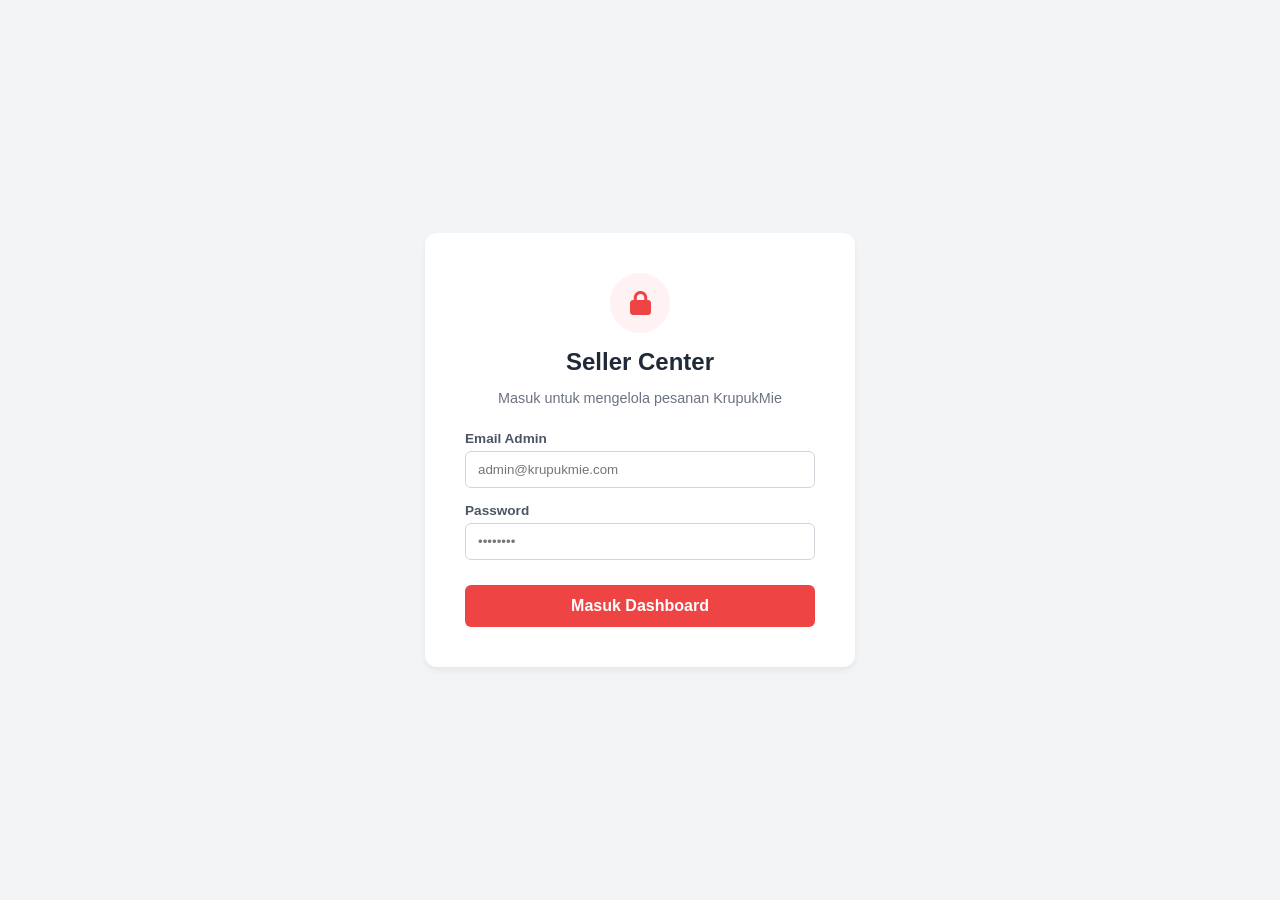
<file: login.html>
<!DOCTYPE html>
<html lang="id">
<head>
    <meta charset="UTF-8">
    <meta name="viewport" content="width=device-width, initial-scale=1.0">
    <title>Login | KrupukMie Seller Center</title>
    <link href="https://cdnjs.cloudflare.com/ajax/libs/font-awesome/6.0.0/css/all.min.css" rel="stylesheet">
    <style>
        body { font-family: 'Segoe UI', Tahoma, Geneva, Verdana, sans-serif; background-color: #F3F4F6; display: flex; justify-content: center; align-items: center; height: 100vh; margin: 0; }
        .login-card { background: white; padding: 40px; border-radius: 12px; box-shadow: 0 4px 6px rgba(0,0,0,0.05); width: 100%; max-width: 350px; text-align: center; }
        .login-card h2 { color: #1F2937; margin-bottom: 5px; margin-top: 0; }
        .login-card p { color: #6B7280; font-size: 0.9rem; margin-bottom: 25px; }
        .input-group { text-align: left; margin-bottom: 15px; }
        .input-group label { display: block; font-size: 0.85rem; color: #4B5563; margin-bottom: 5px; font-weight: 600; }
        .input-group input { width: 100%; padding: 10px 12px; border: 1px solid #D1D5DB; border-radius: 6px; box-sizing: border-box; outline: none; transition: border 0.2s; }
        .input-group input:focus { border-color: #EF4444; }
        .btn-login { width: 100%; background: #EF4444; color: white; border: none; padding: 12px; border-radius: 6px; font-weight: bold; cursor: pointer; transition: background 0.2s; font-size: 1rem; margin-top: 10px; }
        .btn-login:hover { background: #DC2626; }
        .btn-login:disabled { background: #FCA5A5; cursor: not-allowed; }
        .error-msg { color: #EF4444; font-size: 0.85rem; margin-top: 15px; display: none; }
    </style>
</head>
<body>

    <div class="login-card">
        <div style="background: #FEF2F2; color: #EF4444; width: 60px; height: 60px; border-radius: 50%; display: flex; align-items: center; justify-content: center; font-size: 1.5rem; margin: 0 auto 15px auto;">
            <i class="fas fa-lock"></i>
        </div>
        <h2>Seller Center</h2>
        <p>Masuk untuk mengelola pesanan KrupukMie</p>

        <form id="loginForm">
            <div class="input-group">
                <label for="email">Email Admin</label>
                <input type="email" id="email" required placeholder="admin@krupukmie.com">
            </div>
            <div class="input-group">
                <label for="password">Password</label>
                <input type="password" id="password" required placeholder="••••••••">
            </div>
            <button type="submit" class="btn-login" id="btnLogin">Masuk Dashboard</button>
            <div class="error-msg" id="errorMsg">Email atau password salah!</div>
        </form>
    </div>

    <script>
        // Ganti dengan kredensial Supabase Anda
        const SUPABASE_URL = 'https://uomqqcntuniodhfbpxvh.supabase.co';
        const SUPABASE_KEY = 'eyJhbGciOiJIUzI1NiIsInR5cCI6IkpXVCJ9.eyJpc3MiOiJzdXBhYmFzZSIsInJlZiI6InVvbXFxY250dW5pb2RoZmJweHZoIiwicm9sZSI6ImFub24iLCJpYXQiOjE3NzI4MDY5NTUsImV4cCI6MjA4ODM4Mjk1NX0.yO1lV5Qw-0U0HSRKlkASaL2Ol9qi6UJqzXfJFxKT7c0';

        document.getElementById('loginForm').addEventListener('submit', async function(e) {
            e.preventDefault();
            
            const email = document.getElementById('email').value;
            const password = document.getElementById('password').value;
            const btnLogin = document.getElementById('btnLogin');
            const errorMsg = document.getElementById('errorMsg');

            btnLogin.innerHTML = '<i class="fas fa-spinner fa-spin"></i> Memverifikasi...';
            btnLogin.disabled = true;
            errorMsg.style.display = 'none';

            try {
                // Tembak API Auth Supabase
                const response = await fetch(`${SUPABASE_URL}/auth/v1/token?grant_type=password`, {
                    method: 'POST',
                    headers: {
                        'apikey': SUPABASE_KEY,
                        'Content-Type': 'application/json'
                    },
                    body: JSON.stringify({ email: email, password: password })
                });

                const data = await response.json();

                if (response.ok && data.access_token) {
                    // Jika sukses, simpan Token Rahasia ke Brankas Browser (Session Storage)
                    sessionStorage.setItem('krupukmie_admin_token', data.access_token);
                    
                    // Lemparkan masuk ke Dashboard!
                    window.location.href = 'dashboard.html';
                } else {
                    throw new Error(data.error_description || 'Gagal login');
                }
            } catch (error) {
                errorMsg.textContent = 'Email atau password salah!';
                errorMsg.style.display = 'block';
            } finally {
                btnLogin.innerHTML = 'Masuk Dashboard';
                btnLogin.disabled = false;
            }
        });
    </script>
</body>
</html>
</file>
